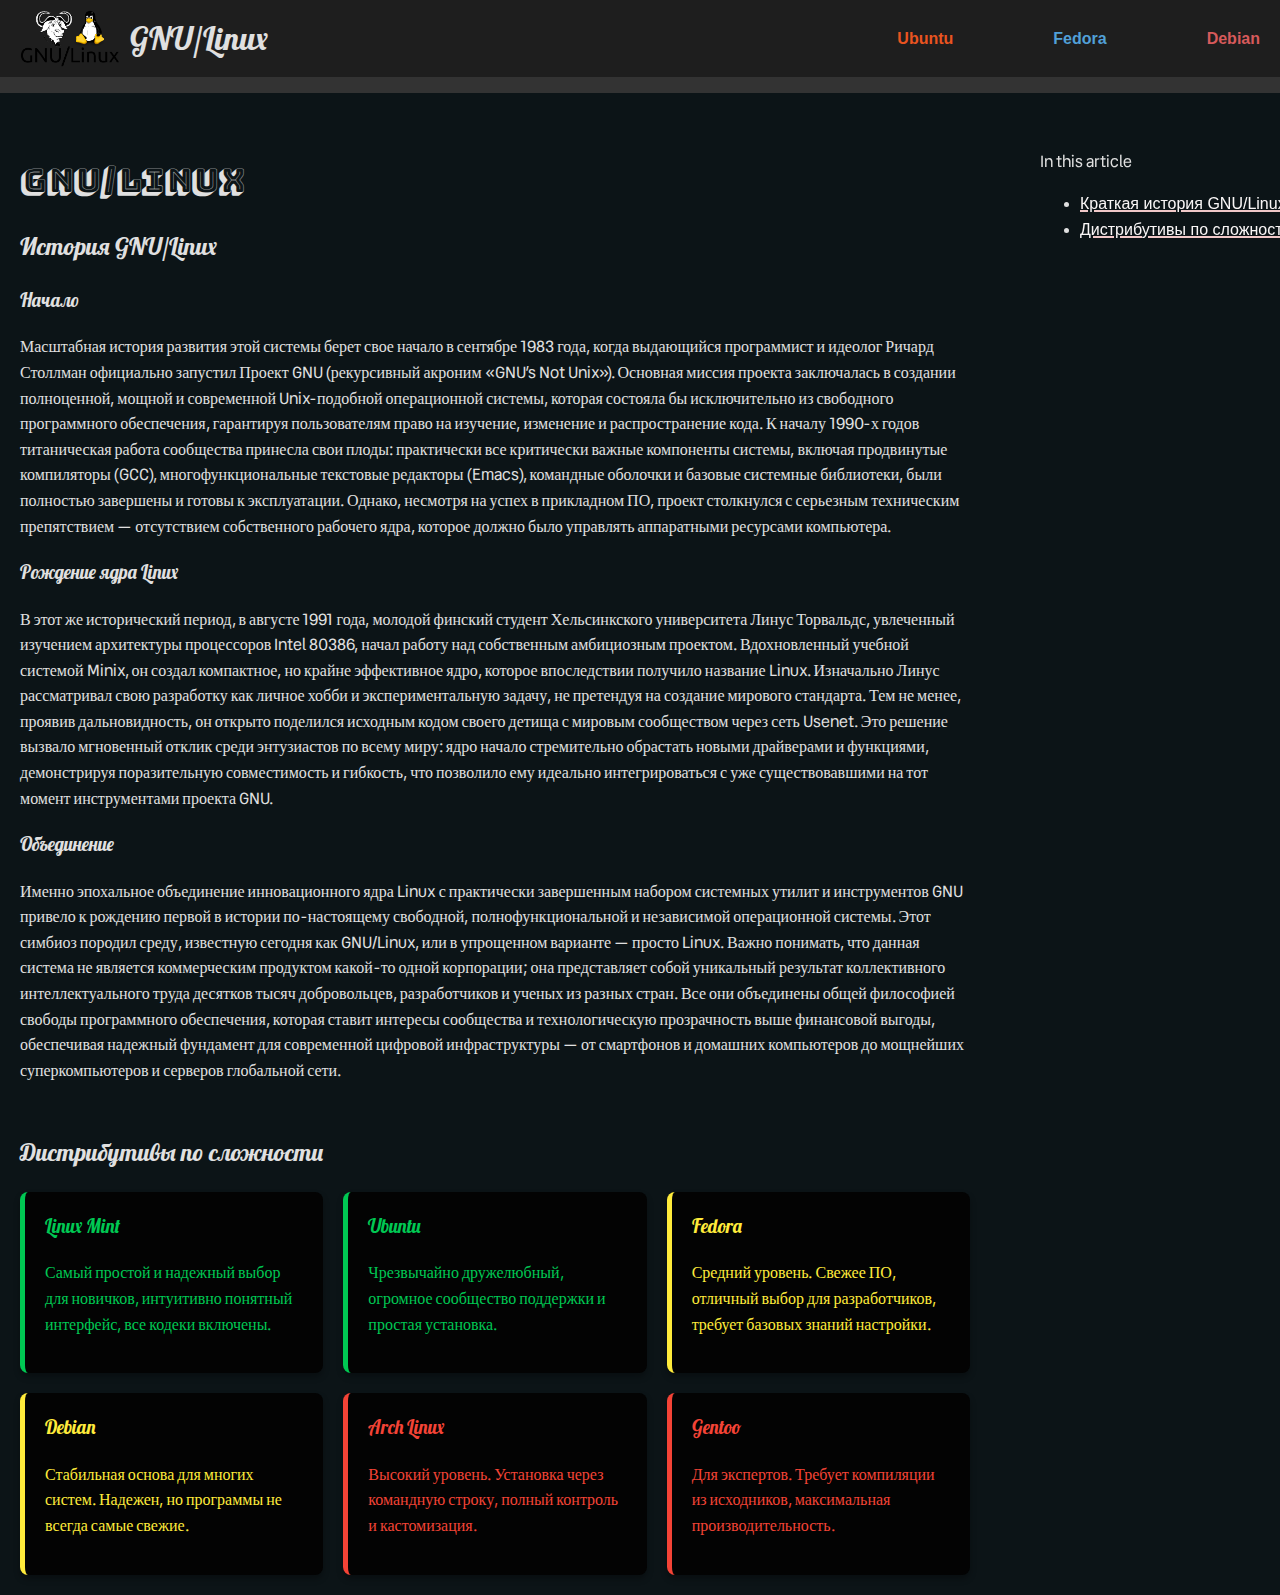
<file: index.html>
<!DOCTYPE html>
<html lang="en">
<head>
    <title>GNU/Linux</title>
    <meta charset="UTF-8">
    <meta name="viewport" content="width=device-width, initial-scale=1.0">
    <link rel="preconnect" href="https://fonts.googleapis.com">
    <link rel="preconnect" href="https://fonts.gstatic.com" crossorigin>
    <link href="https://fonts.googleapis.com/css2?family=Lobster&family=Vend+Sans:ital,wght@0,300..700;1,300..700&display=swap" rel="stylesheet">
    <link rel="preconnect" href="https://fonts.googleapis.com">
    <link rel="preconnect" href="https://fonts.gstatic.com" crossorigin>
    <link href="https://fonts.googleapis.com/css2?family=Bungee+Shade&display=swap" rel="stylesheet">
    <link rel="stylesheet" href="style.css">
</head>
<body>
<header class="header">
  <nav>
    <div class="menu">
      <div class="general_page-logo">
        <a href="index.html">
          <img src="images/d25082891af9c5f431654fed6678accf.png" class="linux-img" alt="GNU/Linux Logo" title="Для перехода на главную страницу нажмите тут">
          <span class="general-span">GNU/Linux</span>
        </a>
      </div>
      <div class="ubuntu"><a href="ubuntu.html">Ubuntu</a></div>
      <div class="fedora"><a href="fedora.html">Fedora</a></div>
      <div class="debian"><a href="debian.html">Debian</a></div>
    </div>
  </nav>
</header>
<hr>
<div class="content-general_page">
  <main>
    <div class="content">
      <h1>GNU/Linux</h1>
      <div class="history">
    <h2 id="history">История GNU/Linux</h2>
    <h3>Начало</h3>
    <p class="main-text">
        Масштабная история развития этой системы берет свое начало в сентябре 1983 года, когда выдающийся программист и идеолог Ричард Столлман официально запустил Проект GNU (рекурсивный акроним «GNU’s Not Unix»). Основная миссия проекта заключалась в создании полноценной, мощной и современной Unix-подобной операционной системы, которая состояла бы исключительно из свободного программного обеспечения, гарантируя пользователям право на изучение, изменение и распространение кода. К началу 1990-х годов титаническая работа сообщества принесла свои плоды: практически все критически важные компоненты системы, включая продвинутые компиляторы (GCC), многофункциональные текстовые редакторы (Emacs), командные оболочки и базовые системные библиотеки, были полностью завершены и готовы к эксплуатации. Однако, несмотря на успех в прикладном ПО, проект столкнулся с серьезным техническим препятствием — отсутствием собственного рабочего ядра, которое должно было управлять аппаратными ресурсами компьютера.
    </p>
    
    <h3>Рождение ядра Linux</h3>
    <p class="main-text">
        В этот же исторический период, в августе 1991 года, молодой финский студент Хельсинкского университета Линус Торвальдс, увлеченный изучением архитектуры процессоров Intel 80386, начал работу над собственным амбициозным проектом. Вдохновленный учебной системой Minix, он создал компактное, но крайне эффективное ядро, которое впоследствии получило название Linux. Изначально Линус рассматривал свою разработку как личное хобби и экспериментальную задачу, не претендуя на создание мирового стандарта. Тем не менее, проявив дальновидность, он открыто поделился исходным кодом своего детища с мировым сообществом через сеть Usenet. Это решение вызвало мгновенный отклик среди энтузиастов по всему миру: ядро начало стремительно обрастать новыми драйверами и функциями, демонстрируя поразительную совместимость и гибкость, что позволило ему идеально интегрироваться с уже существовавшими на тот момент инструментами проекта GNU.
    </p>

    

    <h3>Объединение</h3>
    <p class="main-text">
        Именно эпохальное объединение инновационного ядра Linux с практически завершенным набором системных утилит и инструментов GNU привело к рождению первой в истории по-настоящему свободной, полнофункциональной и независимой операционной системы. Этот симбиоз породил среду, известную сегодня как GNU/Linux, или в упрощенном варианте — просто Linux. Важно понимать, что данная система не является коммерческим продуктом какой-то одной корпорации; она представляет собой уникальный результат коллективного интеллектуального труда десятков тысяч добровольцев, разработчиков и ученых из разных стран. Все они объединены общей философией свободы программного обеспечения, которая ставит интересы сообщества и технологическую прозрачность выше финансовой выгоды, обеспечивая надежный фундамент для современной цифровой инфраструктуры — от смартфонов и домашних компьютеров до мощнейших суперкомпьютеров и серверов глобальной сети.
    </p>
</div>
      <div class="distro-lits-container">
        <h2 id="list-container">Дистрибутивы по сложности</h2>
        <div class="distro-grid">
          <div class="distro-card easy">
            <a href="https://linuxmint.com/" title="Для перехода на сайт дистрибутива перейдите по ссылке"><h3>Linux Mint</h3></a>
            <p>Самый простой и надежный выбор для новичков, интуитивно понятный интерфейс, все кодеки включены.</p>
          </div>
          <div class="distro-card easy">
            <a href="https://ubuntu.com"><h3>Ubuntu</h3></a>
            <p>Чрезвычайно дружелюбный, огромное сообщество поддержки и простая установка.</p>
          </div>
          <div class="distro-card medium">
            <a href="https://www.fedoraproject.org"><h3>Fedora</h3></a>
            <p>Средний уровень. Свежее ПО, отличный выбор для разработчиков, требует базовых знаний настройки.</p>
          </div>
          <div class="distro-card medium">
            <a href="https://www.debian.org/index.ru.html"><h3>Debian</h3></a>
            <p>Стабильная основа для многих систем. Надежен, но программы не всегда самые свежие.</p>
          </div>
          <div class="distro-card hard">
            <a href="https://archlinux.org"><h3>Arch Linux</h3></a>
            <p>Высокий уровень. Установка через командную строку, полный контроль и кастомизация.</p>
          </div>
          <div class="distro-card hard">
            <a href="https://www.gentoo.org/"><h3>Gentoo</h3></a>
            <p>Для экспертов. Требует компиляции из исходников, максимальная производительность.</p>
          </div>
        </div>
      </div>
    </div>
  </main>
  <aside class="toc-sidebar">
    <nav>
      <p>In this article</p>
      <ul>
        <li><a href="#history">Краткая история GNU/Linux</a></li>
        <li><a href="#list-container">Дистрибутивы по сложности</a></li>   
      </ul>
    </nav>
  </aside>
</div>
</body>
</html>
</file>
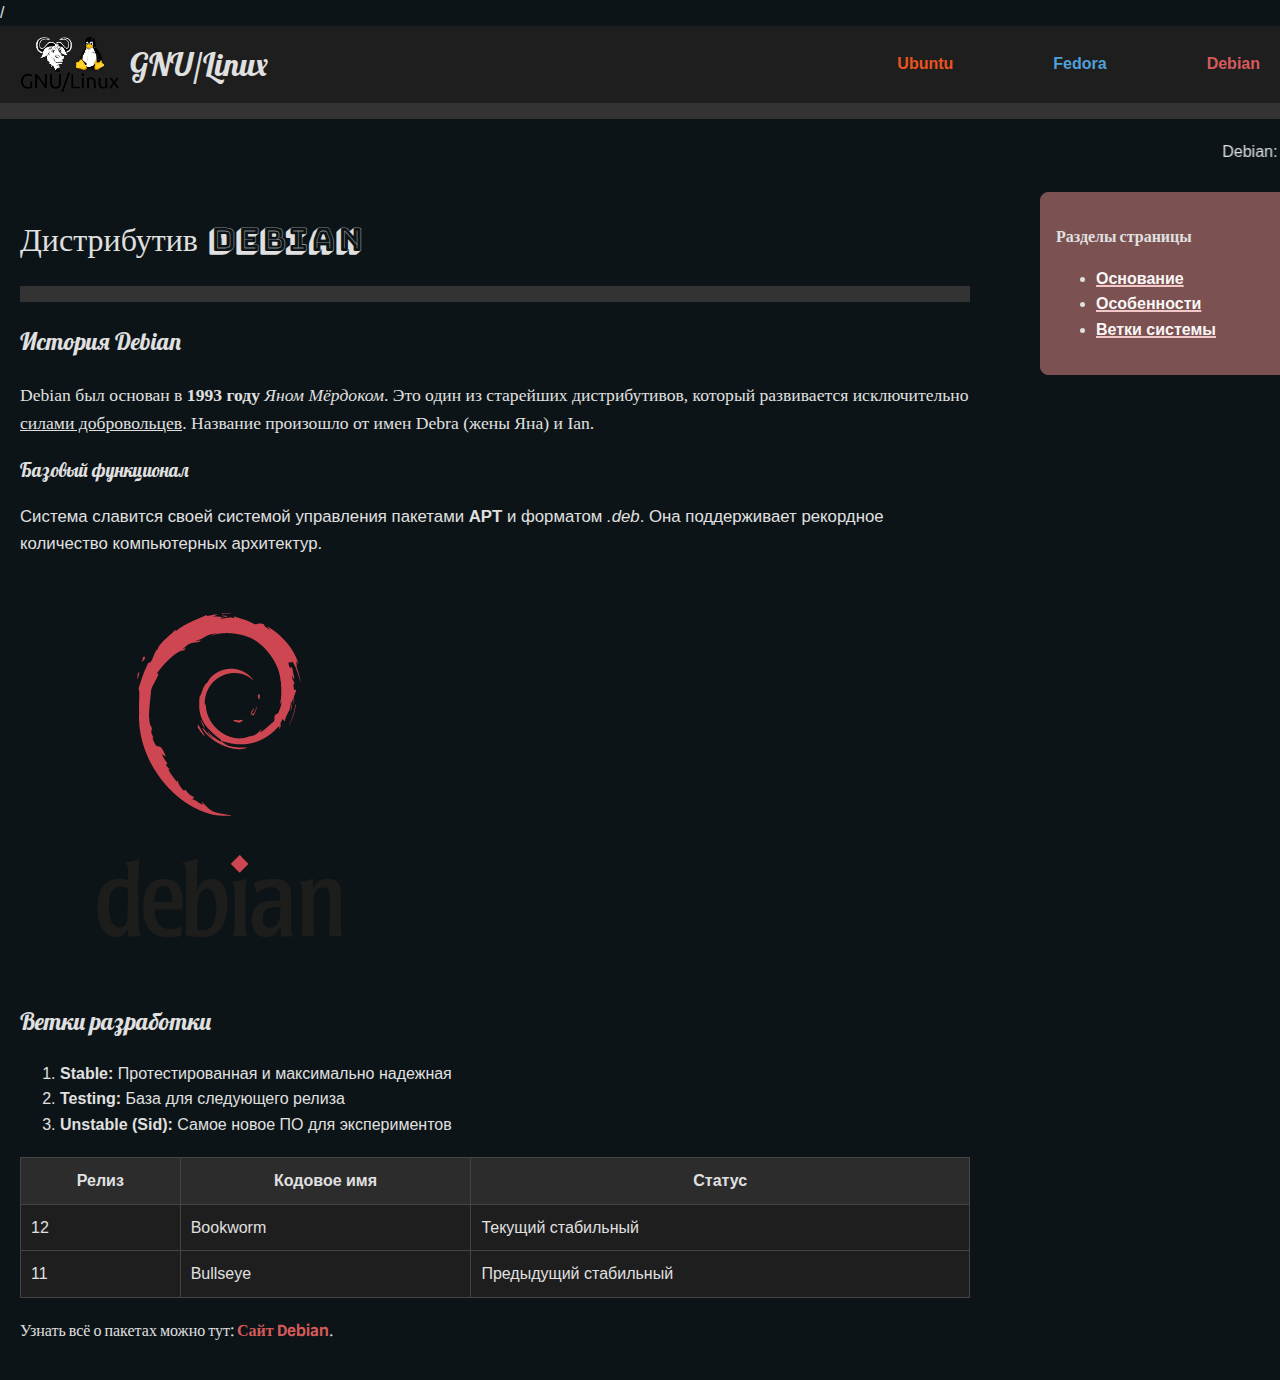
<file: debian.html>
<!DOCTYPE html>
<html lang="ru">
<head>
    <meta charset="UTF-8">
    <title>Debian</title>
    <meta name="viewport" content="width=device-width, initial-scale=1.0">
    <link rel="preconnect" href="https://fonts.googleapis.com">/
    <link rel="preconnect" href="https://fonts.gstatic.com" crossorigin>
    <link href="https://fonts.googleapis.com/css2?family=Lobster&family=Vend+Sans:ital,wght@0,300..700;1,300..700&display=swap" rel="stylesheet">
    <link rel="preconnect" href="https://fonts.googleapis.com">
    <link rel="preconnect" href="https://fonts.gstatic.com" crossorigin>
    <link href="https://fonts.googleapis.com/css2?family=Bungee+Shade&display=swap" rel="stylesheet">
    <link rel="stylesheet" href="style.css">
</head>
<body class="theme-debian">

<header class="header">
  <nav>
    <div class="menu">
      <div class="general_page-logo">
        <a href="index.html">
          <img src="images/d25082891af9c5f431654fed6678accf.png" class="linux-img" alt="GNU/Linux Logo" title="Для перехода на главную страницу нажмите тут">
          <span class="general-span">GNU/Linux</span>
        </a>
      </div>
      <div class="ubuntu"><a href="ubuntu.html">Ubuntu</a></div>
      <div class="fedora"><a href="fedora.html">Fedora</a></div>
      <div class="debian"><a href="debian.html">Debian</a></div>
    </div>
  </nav>
</header>
<hr>
    <div class="debian">
        <div class="promo-line">
            <marquee scrollamount="7">Debian: Скала стабильности в мире программного обеспечения. Выбор профессионалов.</marquee>
        </div>

        <div class="content-general_page">
        <main>
            <h1 class="text-center">Дистрибутив Debian</h1>
            <hr>

            <div id="history">
                <h2>История Debian</h2>
                <p style="font-family: 'Times New Roman', serif; font-size: 1.1em;">
                    Debian был основан в <b>1993 году</b> <i>Яном Мёрдоком</i>. Это один из старейших дистрибутивов, 
                    который развивается исключительно <u>силами добровольцев</u>. Название произошло от имен Debra (жены Яна) и Ian.
                </p>
            </div>

            <div id="features" class="text-right">
                <h3>Базовый функционал</h3>
                <p style="font-family: Arial; font-size: 1.05em;">
                    Система славится своей системой управления пакетами <b>APT</b> и форматом <i>.deb</i>. 
                    Она поддерживает рекордное количество компьютерных архитектур.
                </p>
            </div>

            <img src="images/debian-eps-vector-logo.png" 
                alt="Debian Logo" class="img-bordered" title="Красная спираль Debian — эталон стабильности">

            <div id="tech">
                <h2>Ветки разработки</h2>
                <ol>
                    <li><strong>Stable:</strong> Протестированная и максимально надежная</li>
                    <li><strong>Testing:</strong> База для следующего релиза</li>
                    <li><strong>Unstable (Sid):</strong> Самое новое ПО для экспериментов</li>
                </ol>

                <table>
                    <tr>
                        <th>Релиз</th>
                        <th>Кодовое имя</th>
                        <th>Статус</th>
                    </tr>
                    <tr>
                        <td>12</td>
                        <td>Bookworm</td>
                        <td>Текущий стабильный</td>
                    </tr>
                    <tr>
                        <td>11</td>
                        <td>Bullseye</td>
                        <td>Предыдущий стабильный</td>
                    </tr>
                </table>
            </div>

            <p class="text-center">
                Узнать всё о пакетах можно тут: <a href="https://www.debian.org" title="Перейти на главную страницу проекта Debian">Сайт Debian</a>.
            </p>
        </main>

        <aside class="toc-sidebar">
            <nav style="background: #7b5151; padding: 15px; border-radius: 8px; border: 1px solid #7b5151;">
            <p><b>Разделы страницы</b></p>
            <ul>
                <li><a href="#history">Основание</a></li>
                <li><a href="#features">Особенности</a></li>
                <li><a href="#tech">Ветки системы</a></li>
            </ul>
            </nav>
        </aside>
        </div>
    </div>
</body>
</html>
</file>
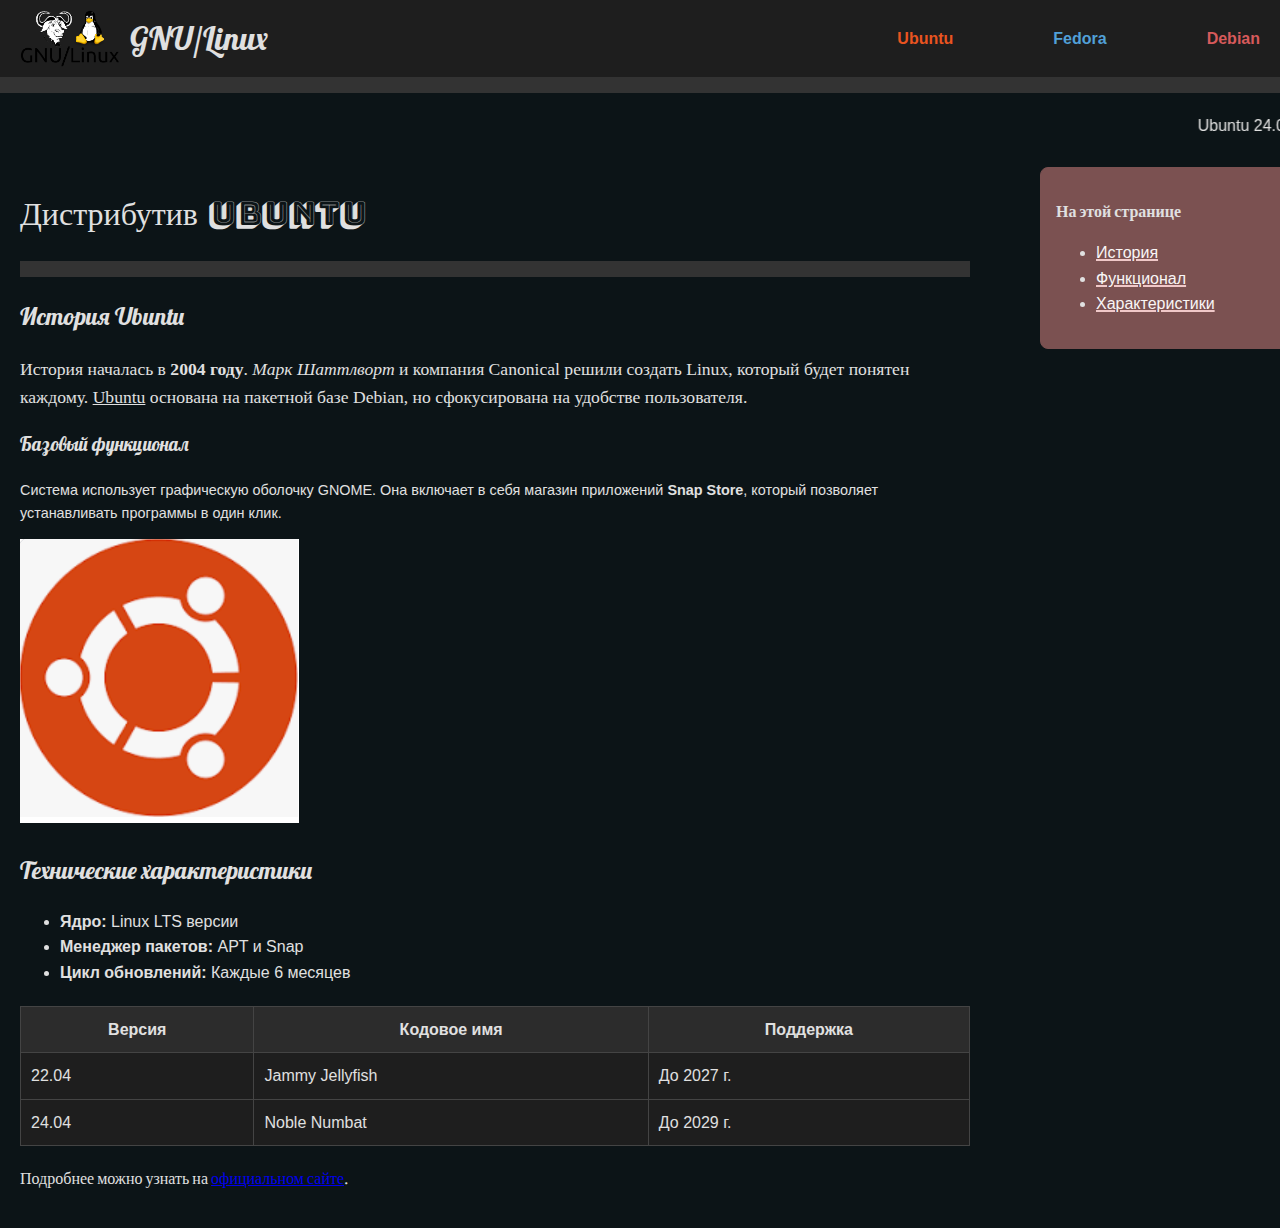
<file: ubuntu.html>
<!DOCTYPE html>
<html lang="ru">
<head>
    <meta charset="UTF-8">
    <title>Ubuntu</title>
    <meta name="viewport" content="width=device-width, initial-scale=1.0">
    <link rel="preconnect" href="https://fonts.googleapis.com">
    <link rel="preconnect" href="https://fonts.gstatic.com" crossorigin>
    <link href="https://fonts.googleapis.com/css2?family=Lobster&family=Vend+Sans:ital,wght@0,300..700;1,300..700&display=swap" rel="stylesheet">
    <link rel="preconnect" href="https://fonts.googleapis.com">
    <link rel="preconnect" href="https://fonts.gstatic.com" crossorigin>
    <link href="https://fonts.googleapis.com/css2?family=Bungee+Shade&display=swap" rel="stylesheet">
    <link rel="stylesheet" href="style.css">
</head>
<body class="theme-ubuntu">

<header class="header">
  <nav>
    <div class="menu">
      <div class="general_page-logo">
        <a href="index.html">
          <img src="images/d25082891af9c5f431654fed6678accf.png" class="linux-img" alt="GNU/Linux Logo" title="Для перехода на главную страницу нажмите тут">
          <span class="general-span">GNU/Linux</span>
        </a>
      </div>
      <div class="ubuntu"><a href="ubuntu.html">Ubuntu</a></div>
      <div class="fedora"><a href="fedora.html">Fedora</a></div>
      <div class="debian"><a href="debian.html">Debian</a></div>
    </div>
  </nav>
</header>
<hr>

<div class="promo-line">
    <marquee scrollamount="10">Ubuntu 24.04 LTS — самый популярный дистрибутив в мире. Скачай сейчас!</marquee>
</div>

<div class="content-general_page">
  <main>
    <h1 class="text-center">Дистрибутив Ubuntu</h1>
    <hr>

    <div id="history">
        <h2>История Ubuntu</h2>
        <p style="font-family: 'Times New Roman', serif; font-size: 1.1em;">
            История началась в <b>2004 году</b>. <i>Марк Шаттлворт</i> и компания Canonical решили создать Linux, который будет понятен каждому. 
            <u>Ubuntu</u> основана на пакетной базе Debian, но сфокусирована на удобстве пользователя.
        </p>
    </div>

    <div id="features" class="text-right">
        <h3>Базовый функционал</h3>
        <p style="font-family: Arial; font-size: 0.9em;">
            Система использует графическую оболочку GNOME. Она включает в себя магазин приложений 
            <b>Snap Store</b>, который позволяет устанавливать программы в один клик.
        </p>
    </div>

    <img src="/images/ubuntu.png" 
         alt="Ubuntu" class="img-bordered" title="Логотип Ubuntu: Круг друзей">

    <div id="tech">
        <h2>Технические характеристики</h2>
        <ul>
            <li><strong>Ядро:</strong> Linux LTS версии</li>
            <li><strong>Менеджер пакетов:</strong> APT и Snap</li>
            <li><strong>Цикл обновлений:</strong> Каждые 6 месяцев</li>
        </ul>

        <table>
            <tr>
                <th>Версия</th>
                <th>Кодовое имя</th>
                <th>Поддержка</th>
            </tr>
            <tr>
                <td>22.04</td>
                <td>Jammy Jellyfish</td>
                <td>До 2027 г.</td>
            </tr>
            <tr>
                <td>24.04</td>
                <td>Noble Numbat</td>
                <td>До 2029 г.</td>
            </tr>
        </table>
    </div>

    <p class="text-center">
        Подробнее можно узнать на <a href="https://ubuntu.com" title="Перейти на внешний сайт Ubuntu">официальном сайте</a>.
    </p>
  </main>

  <aside class="toc-sidebar">
    <nav style="background: #7b5151; padding: 15px; border-radius: 8px; border: 1px solid #7b5151;">
      <p><b>На этой странице</b></p>
      <ul>
        <li><a href="#history">История</a></li>
        <li><a href="#features">Функционал</a></li>
        <li><a href="#tech">Характеристики</a></li>
      </ul>
    </nav>
  </aside>
</div>

</body>
</html>
</file>
<file: style.css>
html, body {
    margin: 0;
    padding: 0;
    height: 1000px;
    font-family: 'Segoe UI', Roboto, Helvetica, Arial, sans-serif;
    line-height: 1.6;
    color: #E0E0E0;
    
    background-color: rgb(12, 20, 23) 
}

.menu {
    display: flex;
    align-items: center;            
    padding: 10px 20px;
    background-color: #1e1e1e;
    gap: 100px; 
}

.general_page-logo a {
    display: flex;
    align-items: center;
    gap: 10px;                      
    text-decoration: none;
    color: inherit;
}

.linux-img {
    width: 100px;                    
    height: auto;
}

.general-span {
    font-size: 2rem;
}

.distro-lits-container {
    margin-top: 50px;
}

.ubuntu a {
    text-decoration: none;
    font-weight: bold;
    color: #E95420;
    cursor: pointer;
    transition: 0.15s;
}

.ubuntu {
    margin-left: auto;
}

.ubuntu a:hover {
    color: #fe9a05;
}


.fedora a {
    color: #51a0d8; 
    text-decoration: none;
    font-weight: bold;
    transition: 0.15s;
}

.fedora a:hover {
    color: #8cc3e8;
}

.debian a {
    color: #d75a5b; 
    text-decoration: none;
    font-weight: bold;
    transition: 0.15s;
}

.debian a:hover {
    color: #e88d8d;
}

hr {
    border: none;
    height: 15px; 
    border-top-width: 1px; 
    margin: 20px 0;
    border-top: 1px solid #333;
    background-color: #333;
    margin-top: 0;

}

.content-general_page {
    display: grid;
    grid-template-columns: 1fr 250px;
    gap: 40px; 
    max-width: 1500px;
    margin: 0 auto;
    padding: 20px;
}



.distro-grid {
    display: grid;
    grid-template-columns: repeat(auto-fit, minmax(300px, 1fr));
    gap: 20px;
    margin-top: 20px;
}

.distro-card {
    padding: 20px;
    border-radius: 8px;
    background-color: #030303;
    box-shadow: 0 4px 6px rgba(0, 0, 0, 0.3);
    transition: transform 0.2s;
}

.distro-card:hover {
    transform: translateY(-5px);
}

.distro-card h3 {
    margin-top: 0;
}

.distro-card.easy {
    border-left: 5px solid #00C853;
    color: #00C853;
}

.distro-card.medium {
    border-left: 5px solid #FFEB3B;
    color: #FFEB3B;
}

.distro-card.hard {
    border-left: 5px solid #F44336;
    color: #F44336;
}

  h3, .general-span {
    font-family: 'Lobster';
    font-weight: 400;
}

h2 {
    font-family: 'Lobster';
    font-weight: 400;
}

h1 {
    font-family: 'Bungee Shade';
    font-weight: 400;
}

p {
    font-family: 'Vend Sans';
    font-weight: 400
}

.distro-card a {
    text-decoration: none; 
    color: inherit;        
}

.distro-card a:hover {
    text-decoration: underline; 
}

.distro-card a:visited {
    color: #8e44ad; 

}
.distro-card a:visited h3 {
    color: #8e44ad;
}

.toc-sidebar {
    position: sticky;
  top: 20px; 
  width: 300px; 
  height: fit-content;
  margin-left: 30px;
}
  
.toc-sidebar a {
    text-decoration: none;
    color: #f9f6f6;
    text-decoration: underline solid #f0c8c8 2px;
}

table {
    width: 100%;
    border-collapse: collapse;
    margin: 20px 0;
    background-color: #1e1e1e;
    color: #E0E0E0;
}
th, td {
    border: 1px solid #444;
    padding: 10px;
}
th {
    background-color: #2c2c2c;
}
.img-frame {
    border: 4px solid #1e1e1e;
    border-radius: 10px;
    padding: 5px;
    background: #333;
}
.marquee-line {
    background-color: #1e1e1e;
    color: #FFEB3B;
    padding: 5px 0;
    font-weight: bold;
}
main a:visited {
    color: #8e44ad;
}
</file>
